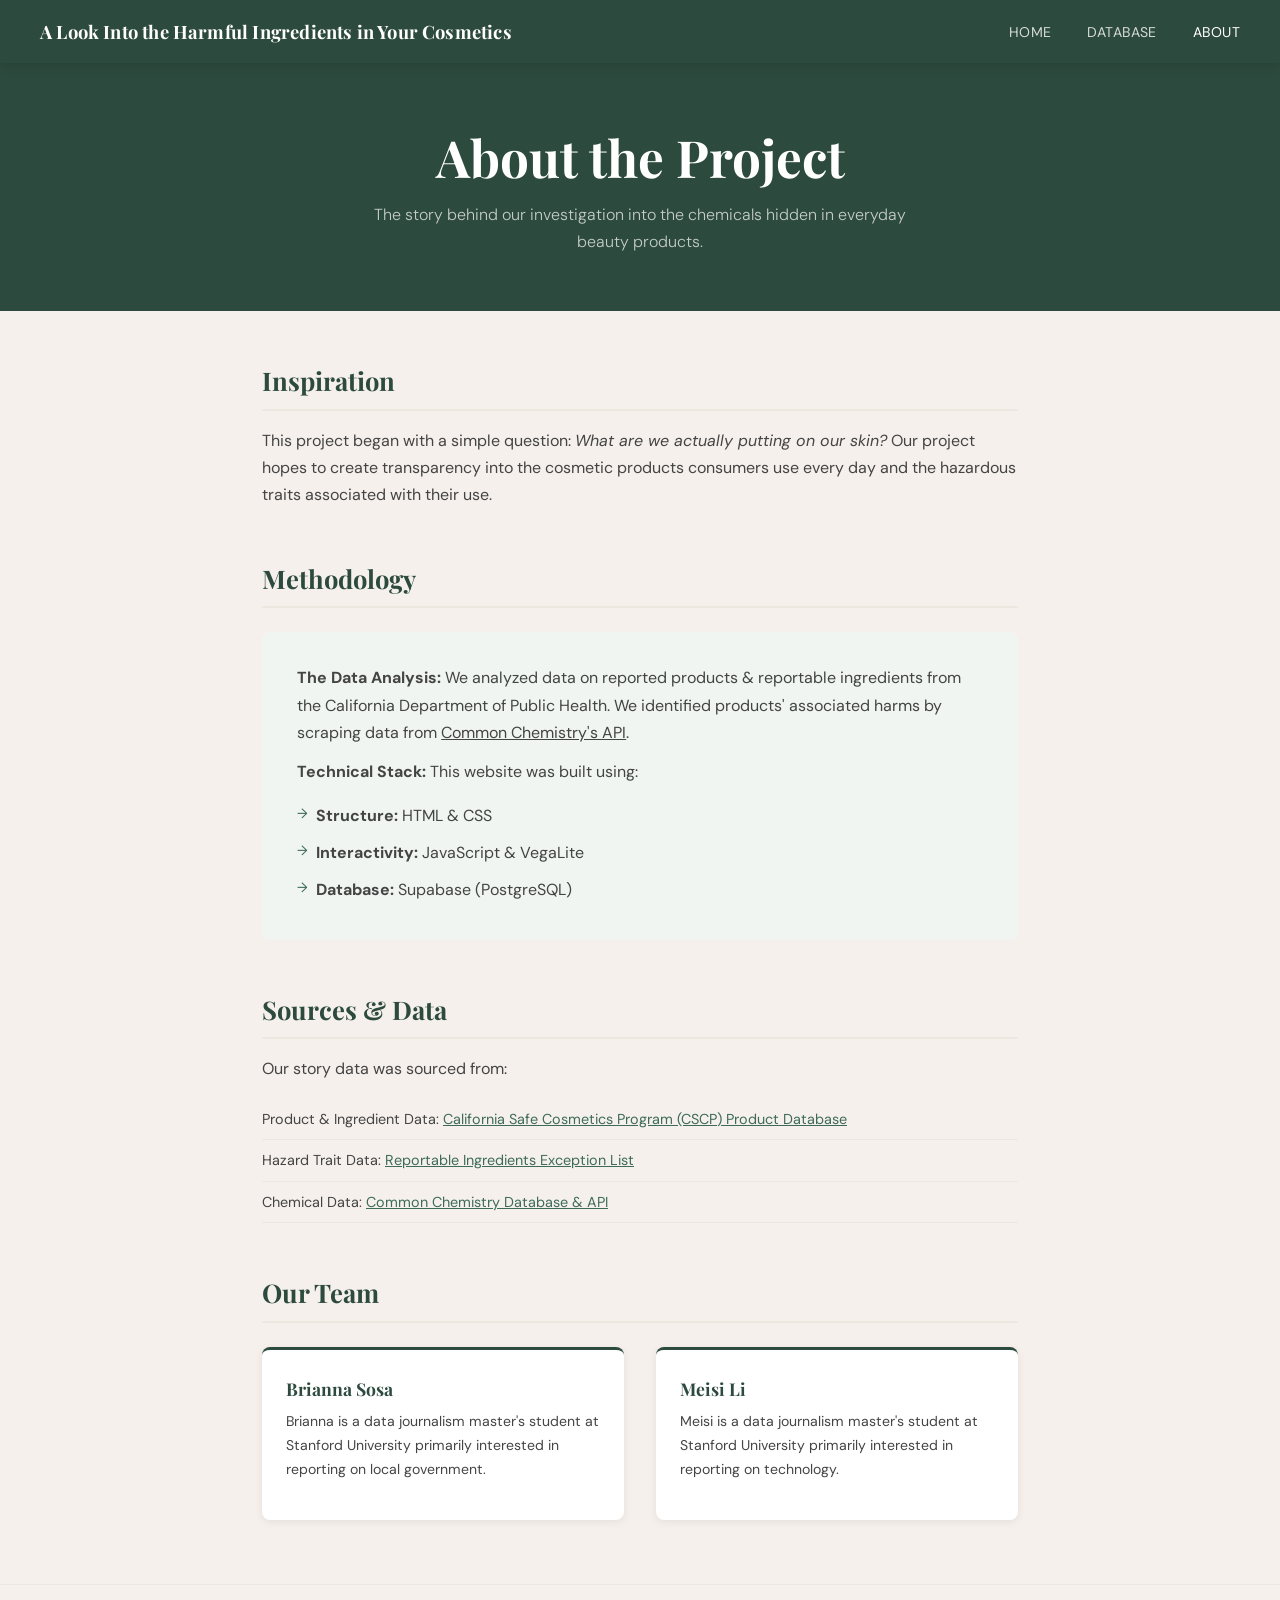
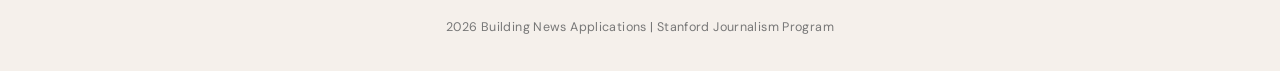
<file: website/about.html>
<!DOCTYPE html>
<html lang="en">
<head>
    <meta charset="UTF-8">
    <title>About | The Chemistry of Beauty</title>
    <link rel="stylesheet" href="css/styles.css">
</head>
<body>

    <header class="navbar">
        <a class="logo" href="index.html"><strong>A Look Into the Harmful Ingredients in Your Cosmetics</strong></a>
        <nav class="nav-links">
            <a href="index.html">Home</a>
            <a href="database.html">Database</a>
            <a href="about.html" class="active">About</a>
        </nav>
    </header>

    <main>
        <section class="page-hero">
            <h1>About the Project</h1>
            <p>The story behind our investigation into the chemicals hidden in everyday beauty products.</p>
        </section>

        <section class="content-section" id="inspiration">
            <h2>Inspiration</h2>
            <p>This project began with a simple question: <em>What are we actually putting on our skin?</em> Our project hopes to create transparency into the cosmetic products consumers use every day and the hazardous traits associated with their use.</p>
        </section>

        <section class="content-section" id="methodology">
            <h2>Methodology</h2>
            <div class="methodology-box">
                <p><strong>The Data Analysis:</strong> We analyzed data on reported products & reportable ingredients from the California Department of Public Health. We identified products' associated harms by scraping data from <a href="https://commonchemistry.cas.org">Common Chemistry's API</a>.</p></p>
                <p><strong>Technical Stack:</strong> This website was built using:</p>
                <ul>
                    <li><strong>Structure:</strong> HTML & CSS</li>
                    <li><strong>Interactivity:</strong> JavaScript & VegaLite </li>
                    <li><strong>Database:</strong> Supabase (PostgreSQL)</li>
                </ul>
            </div>
        </section>

        <section class="content-section" id="sources">
            <h2>Sources & Data</h2>
            <p>Our story data was sourced from:</p>
            <ul class="sources-list">
                <li>Product & Ingredient Data: <a href="https://cscpsearch.cdph.ca.gov/search/publicsearch">California Safe Cosmetics Program (CSCP) Product Database</a></li>
                <li>Hazard Trait Data: <a href="https://www.cdph.ca.gov/Programs/CCDPHP/DEODC/OHB/CSCP/Pages/CSCP.aspx#reportable">Reportable Ingredients Exception List</a></li>
                <li>Chemical Data: <a href="https://commonchemistry.cas.org/">Common Chemistry Database & API</a></li>
            </ul>
    
        </section>

        <section class="content-section" id="team">
            <h2>Our Team</h2>
            <div class="team-grid">
                <div class="team-member">
                    <h3>Brianna Sosa</h3>
                    <p>Brianna is a data journalism master's student at Stanford University primarily interested in reporting on local government.</p>
                </div>
                <div class="team-member">
                    <h3>Meisi Li</h3>
                    <p>Meisi is a data journalism master's student at Stanford University primarily interested in reporting on technology.</p>
                </div>
            </div>
        </section>
    </main>

    <footer>
        <p>2026 Building News Applications | Stanford Journalism Program</p>
    </footer>

</body>
</html>
</file>
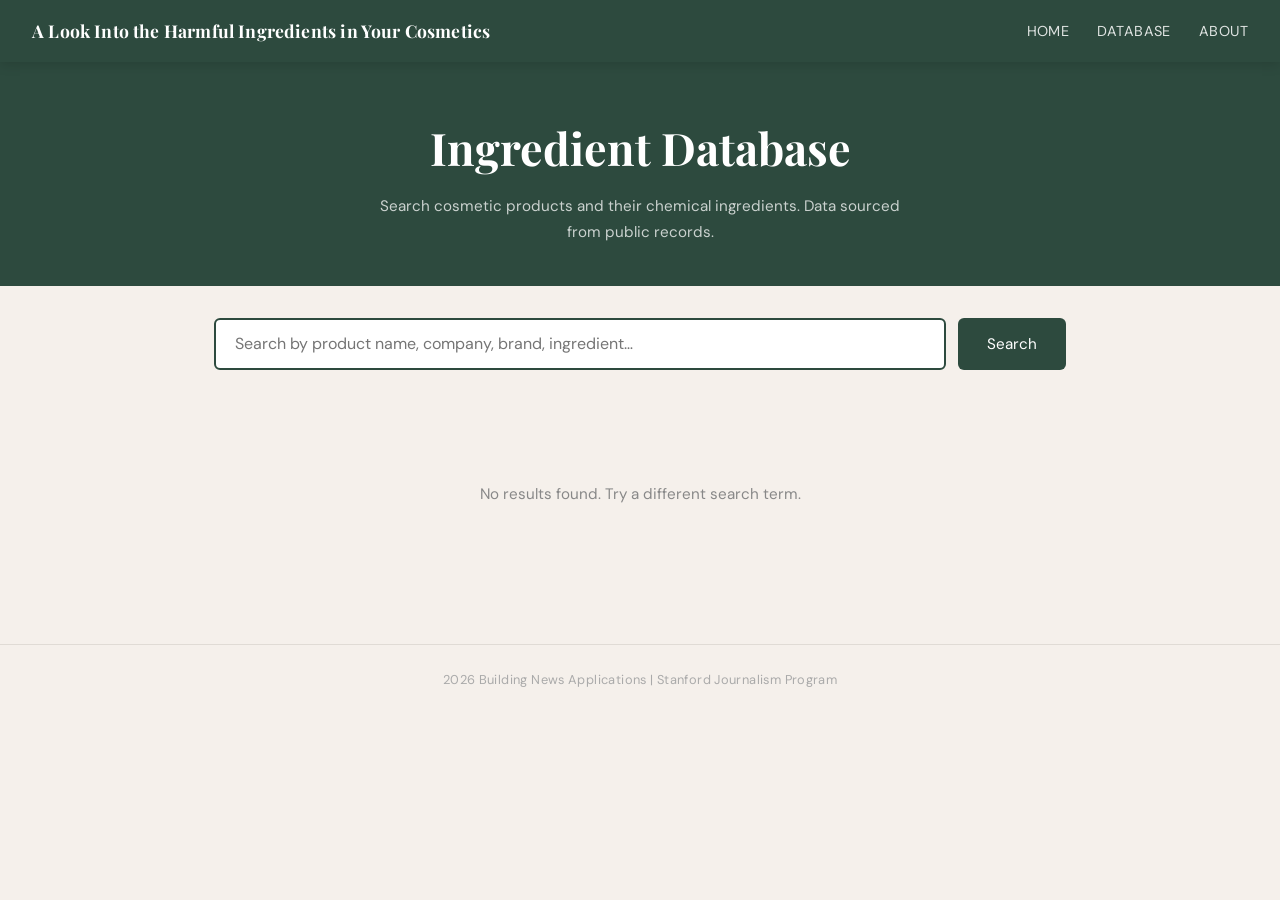
<file: website/database.html>
<!DOCTYPE html>
<html lang="en">
<head>
    <meta charset="UTF-8">
    <title>Database | The Chemistry of Beauty</title>
    <link rel="stylesheet" href="css/styles.css">
    <style>
        /* ── Database page specific styles ── */
        @import url('https://fonts.googleapis.com/css2?family=Playfair+Display:wght@400;600&family=DM+Sans:wght@300;400;500&display=swap');

        * { box-sizing: border-box; margin: 0; padding: 0; }

        body {
            font-family: 'DM Sans', sans-serif;
            background: #f5f0eb;
            color: #1a1a1a;
        }

        /* reuse your navbar style */
        .navbar {
            display: flex;
            justify-content: space-between;
            align-items: center;
            padding: 1rem 2rem;
            background: #2d4a3e;
            color: white;
        }
        .navbar .logo { color: white; text-decoration: none; font-size: 1.1rem; }
        .navbar .nav-links a { color: white; text-decoration: none; margin-left: 1.5rem; font-size: 0.9rem; opacity: 0.85; }
        .navbar .nav-links a:hover { opacity: 1; }

        /* ── Hero ── */
        .db-hero {
            background: #2d4a3e;
            color: white;
            padding: 3rem 2rem 2.5rem;
            text-align: center;
        }
        .db-hero h1 {
            font-family: 'Playfair Display', serif;
            font-size: clamp(1.8rem, 4vw, 2.8rem);
            margin-bottom: 0.5rem;
        }
        .db-hero p {
            opacity: 0.75;
            font-size: 0.95rem;
            max-width: 550px;
            margin: 0 auto;
        }

        /* ── Search bar ── */
        .search-section {
            max-width: 900px;
            margin: 2rem auto;
            padding: 0 1.5rem;
        }

        .search-bar-wrapper {
            display: flex;
            gap: 0.75rem;
            margin-bottom: 1rem;
        }

        #search-input {
            flex: 1;
            padding: 0.85rem 1.2rem;
            border: 2px solid #2d4a3e;
            border-radius: 6px;
            font-size: 1rem;
            font-family: 'DM Sans', sans-serif;
            background: white;
            outline: none;
            transition: box-shadow 0.2s;
        }
        #search-input:focus { box-shadow: 0 0 0 3px rgba(45,74,62,0.15); }

        #search-btn {
            padding: 0.85rem 1.8rem;
            background: #2d4a3e;
            color: white;
            border: none;
            border-radius: 6px;
            font-size: 0.95rem;
            cursor: pointer;
            font-family: 'DM Sans', sans-serif;
            transition: background 0.2s;
        }
        #search-btn:hover { background: #1f3329; }

        #clear-btn {
            padding: 0.85rem 1.2rem;
            background: transparent;
            color: #2d4a3e;
            border: 2px solid #2d4a3e;
            border-radius: 6px;
            font-size: 0.95rem;
            cursor: pointer;
            font-family: 'DM Sans', sans-serif;
            transition: all 0.2s;
            display: none;
        }
        #clear-btn:hover { background: #2d4a3e; color: white; }

        /* Column filter */
        .filter-row {
            display: flex;
            gap: 0.75rem;
            align-items: center;
            flex-wrap: wrap;
            margin-bottom: 1rem;
        }
        .filter-row label { font-size: 0.85rem; color: #555; }
        #column-select {
            padding: 0.5rem 0.9rem;
            border: 1.5px solid #ccc;
            border-radius: 5px;
            font-family: 'DM Sans', sans-serif;
            font-size: 0.88rem;
            background: white;
            cursor: pointer;
        }

        /* ── Status / result count ── */
        #status-bar {
            font-size: 0.85rem;
            color: #666;
            margin-bottom: 0.75rem;
            min-height: 1.2em;
        }

        /* ── Table ── */
        .table-wrapper {
            max-width: 900px;
            margin: 0 auto 3rem;
            padding: 0 1.5rem;
            overflow-x: auto;
        }

        table {
            width: 100%;
            border-collapse: collapse;
            background: white;
            border-radius: 8px;
            overflow: hidden;
            box-shadow: 0 2px 12px rgba(0,0,0,0.07);
            font-size: 0.88rem;
        }

        thead {
            background: #2d4a3e;
            color: white;
        }
        thead th {
            padding: 0.9rem 1rem;
            text-align: left;
            font-weight: 500;
            white-space: nowrap;
        }

        tbody tr {
            border-bottom: 1px solid #eee;
            transition: background 0.15s;
        }
        tbody tr:hover { background: #f0f5f2; }
        tbody td {
            padding: 0.75rem 1rem;
            vertical-align: top;
            color: #333;
        }

        /* Loading / empty states */
        #loading, #no-results {
            text-align: center;
            padding: 3rem 1rem;
            color: #888;
            font-size: 0.95rem;
            display: none;
        }
        #loading.visible, #no-results.visible { display: block; }

        .spinner {
            display: inline-block;
            width: 28px; height: 28px;
            border: 3px solid #ddd;
            border-top-color: #2d4a3e;
            border-radius: 50%;
            animation: spin 0.7s linear infinite;
            margin-bottom: 0.5rem;
        }
        @keyframes spin { to { transform: rotate(360deg); } }

        /* ── Pagination ── */
        .pagination {
            display: flex;
            justify-content: center;
            gap: 0.5rem;
            margin-top: 1.5rem;
            flex-wrap: wrap;
        }
        .pagination button {
            padding: 0.45rem 0.9rem;
            border: 1.5px solid #2d4a3e;
            background: white;
            color: #2d4a3e;
            border-radius: 5px;
            cursor: pointer;
            font-family: 'DM Sans', sans-serif;
            font-size: 0.85rem;
            transition: all 0.15s;
        }
        .pagination button:hover,
        .pagination button.active { background: #2d4a3e; color: white; }
        .pagination button:disabled { opacity: 0.35; cursor: default; }

        footer {
            text-align: center;
            padding: 1.5rem;
            font-size: 0.8rem;
            color: #aaa;
            border-top: 1px solid #e0dbd5;
        }
    </style>
</head>
<body>

    <header class="navbar nav-fixed">
        <a class="logo" href="index.html"><strong>A Look Into the Harmful Ingredients in Your Cosmetics</strong></a>
        <nav class="nav-links">
            <a href="index.html">Home</a>
            <a href="database.html">Database</a>
            <a href="about.html">About</a>
        </nav>
    </header>

    <div class="db-hero">
        <h1>Ingredient Database</h1>
        <p>Search cosmetic products and their chemical ingredients. Data sourced from public records.</p>
    </div>

    <section class="search-section">
        <div class="search-bar-wrapper">
            <input type="text" id="search-input" placeholder="Search by product name, company, brand, ingredient…" />
            <button id="search-btn">Search</button>
            <button id="clear-btn">Clear</button>
        </div>
        <div id="status-bar"></div>
    </section>

    <div class="table-wrapper">
        <div id="loading">
            <div class="spinner"></div>
            <p>Loading data…</p>
        </div>
        <div id="no-results">No results found. Try a different search term.</div>
        <table id="data-table" style="display:none;">
            <thead id="table-head"></thead>
            <tbody id="table-body"></tbody>
        </table>
        <div class="pagination" id="pagination"></div>
    </div>

    <footer>
        <p>2026 Building News Applications | Stanford Journalism Program</p>
    </footer>

    <script src="config.js"></script>
    <script src="js/database.js"></script>
</body>
</html>
</file>
<file: website/css/styles.css>
/* ============================================================
   styles.css  —  The Chemistry of Beauty
   Shared across index.html, database.html, about.html
   ============================================================ */

@import url('https://fonts.googleapis.com/css2?family=Playfair+Display:ital,wght@0,400;0,600;1,400&family=DM+Sans:wght@300;400;500&display=swap');

/* ── CSS Variables ── */
:root {
    --green-dark:   #2d4a3e;
    --green-mid:    #3d6b58;
    --green-light:  #f0f5f2;
    --cream:        #f5f0eb;
    --cream-dark:   #ede7df;
    --text-dark:    #1a1a1a;
    --text-mid:     #444;
    --text-light:   #777;
    --accent:       #b5804a;
    --white:        #ffffff;
    --shadow-sm:    0 2px 8px rgba(0,0,0,0.07);
    --shadow-md:    0 4px 20px rgba(0,0,0,0.10);
    --radius:       8px;
}

/* ── Reset ── */
*, *::before, *::after { box-sizing: border-box; margin: 0; padding: 0; }

html { scroll-behavior: smooth; }

body {
    font-family: 'DM Sans', sans-serif;
    background: var(--cream);
    color: var(--text-dark);
    line-height: 1.7;
}

img { max-width: 100%; display: block; }

a { color: inherit; }

/* ── Navbar ── */
.navbar {
    display: flex;
    justify-content: space-between;
    align-items: center;
    padding: 1rem 2.5rem;
    background: var(--green-dark);
    position: sticky;
    top: 0;
    z-index: 100;
    box-shadow: 0 2px 12px rgba(0,0,0,0.15);
}

.navbar .logo {
    color: var(--white);
    text-decoration: none;
    font-family: 'Playfair Display', serif;
    font-size: 1.15rem;
    letter-spacing: 0.01em;
}

.navbar .nav-links a {
    color: rgba(255,255,255,0.8);
    text-decoration: none;
    margin-left: 2rem;
    font-size: 0.88rem;
    letter-spacing: 0.03em;
    text-transform: uppercase;
    transition: color 0.2s;
}
.navbar .nav-links a:hover,
.navbar .nav-links a.active { color: var(--white); }

/* ── Footer ── */
footer {
    text-align: center;
    padding: 2rem 1rem;
    font-size: 0.78rem;
    color: var(--text-light);
    border-top: 1px solid var(--cream-dark);
    margin-top: 4rem;
    letter-spacing: 0.03em;
}

/* ── Hero / Title chunks ── */
.page-hero {
    background: var(--green-dark);
    color: var(--white);
    padding: 4rem 2rem 3.5rem;
    text-align: center;
}
.page-hero h1 {
    font-family: 'Playfair Display', serif;
    font-size: clamp(2rem, 5vw, 3.2rem);
    line-height: 1.2;
    margin-bottom: 0.75rem;
}
.page-hero p {
    opacity: 0.72;
    font-size: 1rem;
    max-width: 560px;
    margin: 0 auto;
    font-weight: 300;
}

/* ── Content sections ── */
.content-section {
    max-width: 820px;
    margin: 3rem auto;
    padding: 0 2rem;
}
.content-section h2 {
    font-family: 'Playfair Display', serif;
    font-size: 1.6rem;
    color: var(--green-dark);
    margin-bottom: 1rem;
    padding-bottom: 0.4rem;
    border-bottom: 2px solid var(--cream-dark);
}
.content-section p { color: var(--text-mid); margin-bottom: 0.9rem; }

/* ── Placeholder boxes ── */
.placeholder-box {
    background: var(--green-light);
    border: 2px dashed var(--green-mid);
    border-radius: var(--radius);
    padding: 2rem;
    text-align: left;
    margin: 1.5rem 0;
    color: var(--green-mid);
}
.placeholder-box strong { display: block; margin-bottom: 0.4rem; }

/* ── CTA button ── */
.cta-btn {
    display: inline-block;
    padding: 0.9rem 2.2rem;
    background: var(--green-dark);
    color: var(--white);
    text-decoration: none;
    border-radius: var(--radius);
    font-size: 0.95rem;
    letter-spacing: 0.02em;
    transition: background 0.2s, transform 0.15s;
}
.cta-btn:hover { background: var(--green-mid); transform: translateY(-1px); }

/* ── Methodology box ── */
.methodology-box {
    background: var(--green-light);
    border-radius: var(--radius);
    padding: 2rem 2.2rem;
    margin: 1.5rem 0;
}
.methodology-box p { margin-bottom: 0.75rem; }
.methodology-box ul {
    list-style: none;
    padding: 0;
}
.methodology-box ul li {
    padding: 0.3rem 0 0.3rem 1.2rem;
    position: relative;
    color: var(--text-mid);
}
.methodology-box ul li::before {
    content: "→";
    position: absolute;
    left: 0;
    color: var(--green-mid);
    font-size: 0.85rem;
}

/* ── Team cards ── */
.team-grid {
    display: flex;
    gap: 2rem;
    margin-top: 1.5rem;
    flex-wrap: wrap;
}
.team-member {
    flex: 1;
    min-width: 200px;
    background: var(--white);
    border-radius: var(--radius);
    padding: 1.5rem;
    box-shadow: var(--shadow-sm);
    border-top: 3px solid var(--green-dark);
}
.team-member h3 {
    font-family: 'Playfair Display', serif;
    font-size: 1.1rem;
    color: var(--green-dark);
    margin-bottom: 0.4rem;
}
.team-member p { font-size: 0.88rem; color: var(--text-mid); }

/* ── Sources list ── */
.sources-list {
    list-style: none;
    padding: 0;
    margin: 1rem 0;
}
.sources-list li {
    padding: 0.5rem 0;
    border-bottom: 1px solid var(--cream-dark);
    color: var(--text-mid);
    font-size: 0.9rem;
}
.sources-list li a { color: var(--green-mid); text-decoration: underline; }

/* ── Database page: search ── */
.search-section {
    max-width: 920px;
    margin: 2rem auto;
    padding: 0 1.5rem;
}
.search-bar-wrapper {
    display: flex;
    gap: 0.75rem;
    margin-bottom: 1rem;
}
#search-input {
    flex: 1;
    padding: 0.85rem 1.2rem;
    border: 2px solid var(--green-dark);
    border-radius: var(--radius);
    font-size: 1rem;
    font-family: 'DM Sans', sans-serif;
    background: var(--white);
    outline: none;
    transition: box-shadow 0.2s;
}
#search-input:focus { box-shadow: 0 0 0 3px rgba(45,74,62,0.15); }

#search-btn {
    padding: 0.85rem 1.8rem;
    background: var(--green-dark);
    color: var(--white);
    border: none;
    border-radius: var(--radius);
    font-size: 0.95rem;
    cursor: pointer;
    font-family: 'DM Sans', sans-serif;
    transition: background 0.2s;
}
#search-btn:hover { background: var(--green-mid); }

#clear-btn {
    padding: 0.85rem 1.2rem;
    background: transparent;
    color: var(--green-dark);
    border: 2px solid var(--green-dark);
    border-radius: var(--radius);
    font-size: 0.95rem;
    cursor: pointer;
    font-family: 'DM Sans', sans-serif;
    transition: all 0.2s;
    display: none;
}
#clear-btn:hover { background: var(--green-dark); color: var(--white); }

.filter-row {
    display: flex;
    gap: 0.75rem;
    align-items: center;
    flex-wrap: wrap;
    margin-bottom: 1rem;
}
.filter-row label { font-size: 0.85rem; color: var(--text-light); }
#column-select {
    padding: 0.5rem 0.9rem;
    border: 1.5px solid #ccc;
    border-radius: 5px;
    font-family: 'DM Sans', sans-serif;
    font-size: 0.88rem;
    background: var(--white);
    cursor: pointer;
}

#status-bar {
    font-size: 0.85rem;
    color: var(--text-light);
    margin-bottom: 0.75rem;
    min-height: 1.2em;
}

/* ── Database table ── */
.table-wrapper {
    max-width: 920px;
    margin: 0 auto 3rem;
    padding: 0 1.5rem;
    overflow-x: auto;
}
table {
    width: 100%;
    border-collapse: collapse;
    background: var(--white);
    border-radius: var(--radius);
    overflow: hidden;
    box-shadow: var(--shadow-md);
    font-size: 0.88rem;
}
thead { background: var(--green-dark); color: var(--white); }
thead th {
    padding: 0.9rem 1rem;
    text-align: left;
    font-weight: 500;
    white-space: nowrap;
    letter-spacing: 0.02em;
}
tbody tr { border-bottom: 1px solid #eee; transition: background 0.15s; }
tbody tr:hover { background: var(--green-light); }
tbody td { padding: 0.75rem 1rem; vertical-align: top; color: var(--text-mid); }

#loading, #no-results {
    text-align: center;
    padding: 3rem 1rem;
    color: var(--text-light);
    font-size: 0.95rem;
    display: none;
}
#loading.visible, #no-results.visible { display: block; }

.spinner {
    display: inline-block;
    width: 28px; height: 28px;
    border: 3px solid #ddd;
    border-top-color: var(--green-dark);
    border-radius: 50%;
    animation: spin 0.7s linear infinite;
    margin-bottom: 0.5rem;
}
@keyframes spin { to { transform: rotate(360deg); } }

.pagination {
    display: flex;
    justify-content: center;
    gap: 0.5rem;
    margin-top: 1.5rem;
    flex-wrap: wrap;
}
.pagination button {
    padding: 0.45rem 0.9rem;
    border: 1.5px solid var(--green-dark);
    background: var(--white);
    color: var(--green-dark);
    border-radius: 5px;
    cursor: pointer;
    font-family: 'DM Sans', sans-serif;
    font-size: 0.85rem;
    transition: all 0.15s;
}
.pagination button:hover,
.pagination button.active { background: var(--green-dark); color: var(--white); }
.pagination button:disabled { opacity: 0.35; cursor: default; }

/* ── Responsive ── */
@media (max-width: 600px) {
    .navbar { padding: 1rem 1.2rem; }
    .navbar .nav-links a { margin-left: 1rem; }
    .search-bar-wrapper { flex-direction: column; }
    .team-grid { flex-direction: column; }
    .page-hero { padding: 2.5rem 1.2rem; }
}

/* ── Vega-Lite charts ── */
.vega-embed {
    background: transparent !important;
}
.vega-embed canvas,
.vega-embed svg {
    background: transparent !important;
}

/* ── Stats row ── */
.stats-row {
    display: flex;
    gap: 1rem;
    margin: 2rem 0;
    flex-wrap: wrap;
}
.stat {
    flex: 1;
    min-width: 120px;
    background: var(--green-dark);
    color: var(--white);
    border-radius: var(--radius);
    padding: 1.2rem 1rem;
    text-align: center;
}
.stat-number {
    display: block;
    font-family: 'Playfair Display', serif;
    font-size: 1.8rem;
    font-weight: 600;
    margin-bottom: 0.3rem;
}
.stat-label {
    display: block;
    font-size: 0.78rem;
    opacity: 0.8;
    text-transform: uppercase;
    letter-spacing: 0.05em;
}

/* ── Waffle Chart ── */
#waffle-section {
    display: flex;
    gap: 2rem;
    align-items: stretch;
    margin: 2rem 0;
    padding: 2rem 0;
    width: 100%;
}

#waffle-chart {
    align-self: flex-start;
}

#bubble-chart {
    margin-bottom: 3rem;
}

#chart {
    margin-bottom: 3rem;
}

/* ── Scrollytelling ── */
.scrolly-container {
    position: relative;
    display: flex;
    flex-direction: row-reverse;
    gap: 2rem;
    align-items: flex-start;
    margin: 2rem 0;
}

.scrolly-sticky {
    position: sticky;
    top: 80px;
    width: 65%;
    flex-shrink: 0;
}

.scrolly-steps {
    width: 35%;
    padding-right: 1rem;
}

.scrolly-step {
    min-height: 70vh;
    display: flex;
    align-items: center;
    padding: 2rem 0;
}

.scrolly-step p {
    background: var(--cream);
    padding: 1.5rem;
    border-left: 3px solid var(--green-dark);
    border-radius: var(--radius);
    font-size: 0.95rem;
    color: var(--text-dark);
    line-height: 1.7;
    box-shadow: var(--shadow-sm);
}

#hazard-chart {
    display: flex;
    flex-direction: column;
    align-items: center;
}

.section-subheader {
    font-family: 'Playfair Display', serif;
    font-size: 1.6rem;
    font-weight: 700;
    color: var(--green-dark);
    margin-bottom: 1rem;
}

.placeholder-box ul {
    padding-left: 1.5rem;
    margin: 1rem 0;
}

.placeholder-box ul li:last-child {
    margin-bottom: 1.5rem;
}
</file>
